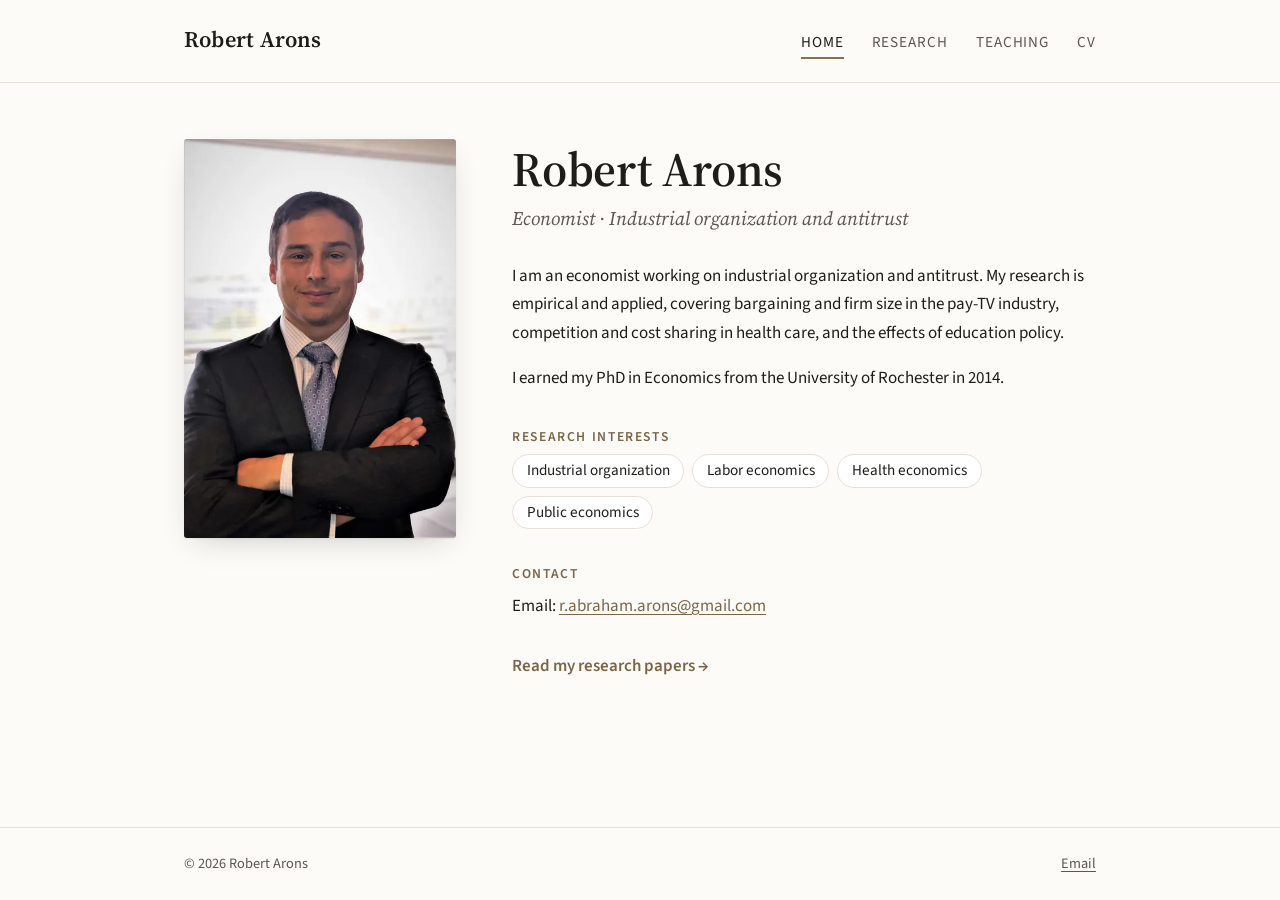
<file: index.html>
<!doctype html>
<html lang="en">
<head>
  <meta charset="utf-8">
  <meta name="viewport" content="width=device-width, initial-scale=1">
  <title>Robert Arons — Economist</title>
  <meta name="description" content="Robert Arons is an economist working on industrial organization and antitrust, with a PhD in Economics from the University of Rochester. Research papers, teaching, and contact.">
  <link rel="canonical" href="https://www.robertarons.com/">
  <meta property="og:type" content="website">
  <meta property="og:site_name" content="Robert Arons">
  <meta property="og:title" content="Robert Arons — Economist">
  <meta property="og:description" content="Economist working on industrial organization and antitrust. Research papers, teaching, and contact.">
  <meta property="og:url" content="https://www.robertarons.com/">
  <meta property="og:image" content="https://www.robertarons.com/images/og-image.png">
  <meta property="og:image:width" content="1200">
  <meta property="og:image:height" content="630">
  <meta property="og:image:alt" content="Robert Arons, economist: industrial organization and antitrust">
  <meta name="twitter:card" content="summary_large_image">
  <meta name="theme-color" content="#fcfbf8">
  <link rel="icon" href="favicon.svg" type="image/svg+xml">
  <link rel="icon" href="favicon-32.png" sizes="32x32" type="image/png">
  <link rel="apple-touch-icon" href="apple-touch-icon.png">
  <link rel="preconnect" href="https://fonts.googleapis.com">
  <link rel="preconnect" href="https://fonts.gstatic.com" crossorigin>
  <link rel="stylesheet" href="https://fonts.googleapis.com/css2?family=Source+Sans+3:ital,wght@0,400;0,600;1,400&family=Source+Serif+4:ital,opsz,wght@0,8..60,600;1,8..60,400&display=swap">
  <link rel="stylesheet" href="css/style.css">
  <script src="js/main.js" defer></script>
  <script type="application/ld+json">
  {"@context":"https://schema.org","@type":"Person","name":"Robert Arons","url":"https://www.robertarons.com/","image":"https://www.robertarons.com/images/robert-arons-720.jpg","jobTitle":"Economist","alumniOf":{"@type":"CollegeOrUniversity","name":"University of Rochester"},"knowsAbout":["Industrial organization","Antitrust","Labor economics","Health economics","Public economics"]}
  </script>
</head>
<body>
  <a class="skip-link" href="#main">Skip to content</a>

  <header class="site-header">
    <div class="inner">
      <a class="site-name" href="./">Robert Arons</a>
      <nav class="site-nav" aria-label="Main">
        <ul>
          <li><a href="./" aria-current="page">Home</a></li>
          <li><a href="research.html">Research</a></li>
          <li><a href="teaching.html">Teaching</a></li>
          <li><a href="cv.html">CV</a></li>
        </ul>
      </nav>
    </div>
  </header>

  <main id="main">
    <div class="intro">
      <figure class="portrait" style="margin:0">
        <picture>
          <source type="image/webp" srcset="images/robert-arons-480.webp 480w, images/robert-arons-720.webp 720w" sizes="(max-width: 760px) 13rem, 17rem">
          <img src="images/robert-arons-480.jpg" srcset="images/robert-arons-480.jpg 480w, images/robert-arons-720.jpg 720w" sizes="(max-width: 760px) 13rem, 17rem" width="480" height="705" alt="Portrait of Robert Arons in a dark suit and tie, arms crossed, smiling.">
        </picture>
      </figure>

      <div class="bio">
        <h1>Robert Arons</h1>
        <p class="tagline">Economist · Industrial organization and antitrust</p>

        <p>I am an economist working on industrial organization and antitrust. My research is empirical and applied, covering bargaining and firm size in the pay-TV industry, competition and cost sharing in health care, and the effects of education policy.</p>
        <p>I earned my PhD in Economics from the University of Rochester in 2014.</p>

        <h2>Research interests</h2>
        <ul class="interests">
          <li>Industrial organization</li>
          <li>Labor economics</li>
          <li>Health economics</li>
          <li>Public economics</li>
        </ul>

        <h2>Contact</h2>
        <p class="contact">Email: <span class="js-email" data-u="snora.maharba.r" data-d="moc.liamg">r.abraham.arons [at] gmail [dot] com</span></p>

        <p class="cta"><a href="research.html">Read my research papers&nbsp;&rarr;</a></p>
      </div>
    </div>
  </main>

  <footer class="site-footer">
    <div class="inner">
      <p>&copy; 2026 Robert Arons</p>
      <p><span class="js-email" data-u="snora.maharba.r" data-d="moc.liamg" data-label="Email">r.abraham.arons [at] gmail [dot] com</span></p>
    </div>
  </footer>
</body>
</html>
</file>
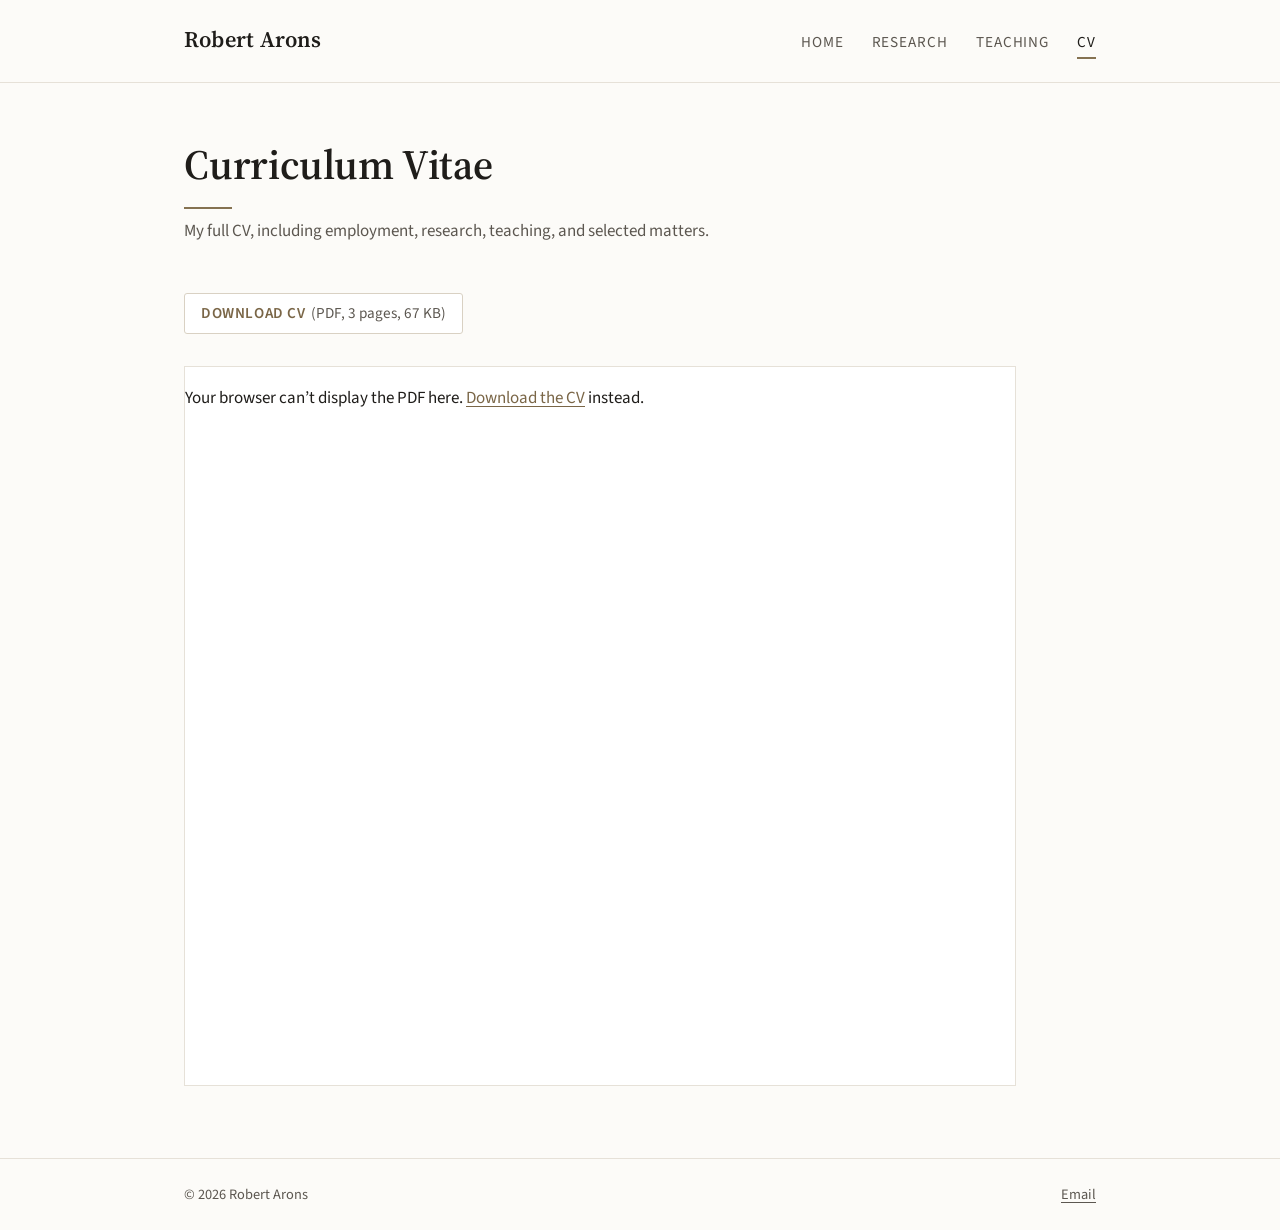
<file: cv.html>
<!doctype html>
<html lang="en">
<head>
  <meta charset="utf-8">
  <meta name="viewport" content="width=device-width, initial-scale=1">
  <title>CV — Robert Arons</title>
  <meta name="description" content="Curriculum vitae of economist Robert Arons (PDF).">
  <link rel="canonical" href="https://www.robertarons.com/cv.html">
  <meta property="og:type" content="website">
  <meta property="og:site_name" content="Robert Arons">
  <meta property="og:title" content="CV — Robert Arons">
  <meta property="og:description" content="Curriculum vitae of economist Robert Arons (PDF).">
  <meta property="og:url" content="https://www.robertarons.com/cv.html">
  <meta property="og:image" content="https://www.robertarons.com/images/og-image.png">
  <meta property="og:image:width" content="1200">
  <meta property="og:image:height" content="630">
  <meta property="og:image:alt" content="Robert Arons, economist: industrial organization and antitrust">
  <meta name="twitter:card" content="summary_large_image">
  <meta name="theme-color" content="#fcfbf8">
  <link rel="icon" href="favicon.svg" type="image/svg+xml">
  <link rel="icon" href="favicon-32.png" sizes="32x32" type="image/png">
  <link rel="apple-touch-icon" href="apple-touch-icon.png">
  <link rel="preconnect" href="https://fonts.googleapis.com">
  <link rel="preconnect" href="https://fonts.gstatic.com" crossorigin>
  <link rel="stylesheet" href="https://fonts.googleapis.com/css2?family=Source+Sans+3:ital,wght@0,400;0,600;1,400&family=Source+Serif+4:ital,opsz,wght@0,8..60,600;1,8..60,400&display=swap">
  <link rel="stylesheet" href="css/style.css">
  <script src="js/main.js" defer></script>
</head>
<body>
  <a class="skip-link" href="#main">Skip to content</a>

  <header class="site-header">
    <div class="inner">
      <a class="site-name" href="./">Robert Arons</a>
      <nav class="site-nav" aria-label="Main">
        <ul>
          <li><a href="./">Home</a></li>
          <li><a href="research.html">Research</a></li>
          <li><a href="teaching.html">Teaching</a></li>
          <li><a href="cv.html" aria-current="page">CV</a></li>
        </ul>
      </nav>
    </div>
  </header>

    <main id="main">
    <h1 class="page-title">Curriculum Vitae</h1>
    <p class="page-intro">My full CV, including employment, research, teaching, and selected matters.</p>
    <p><a class="btn btn-lg" href="cv/Arons-CV.pdf">Download CV <span class="meta">(PDF, 3 pages, 67 KB)</span></a></p>
    <object class="cv-embed" data="cv/Arons-CV.pdf#navpanes=0&amp;view=FitH" type="application/pdf" aria-label="CV preview (PDF)">
      <p>Your browser can’t display the PDF here. <a href="cv/Arons-CV.pdf">Download the CV</a> instead.</p>
    </object>
  </main>

  <footer class="site-footer">
    <div class="inner">
      <p>&copy; 2026 Robert Arons</p>
      <p><span class="js-email" data-u="snora.maharba.r" data-d="moc.liamg" data-label="Email">r.abraham.arons [at] gmail [dot] com</span></p>
    </div>
  </footer>
</body>
</html>
</file>
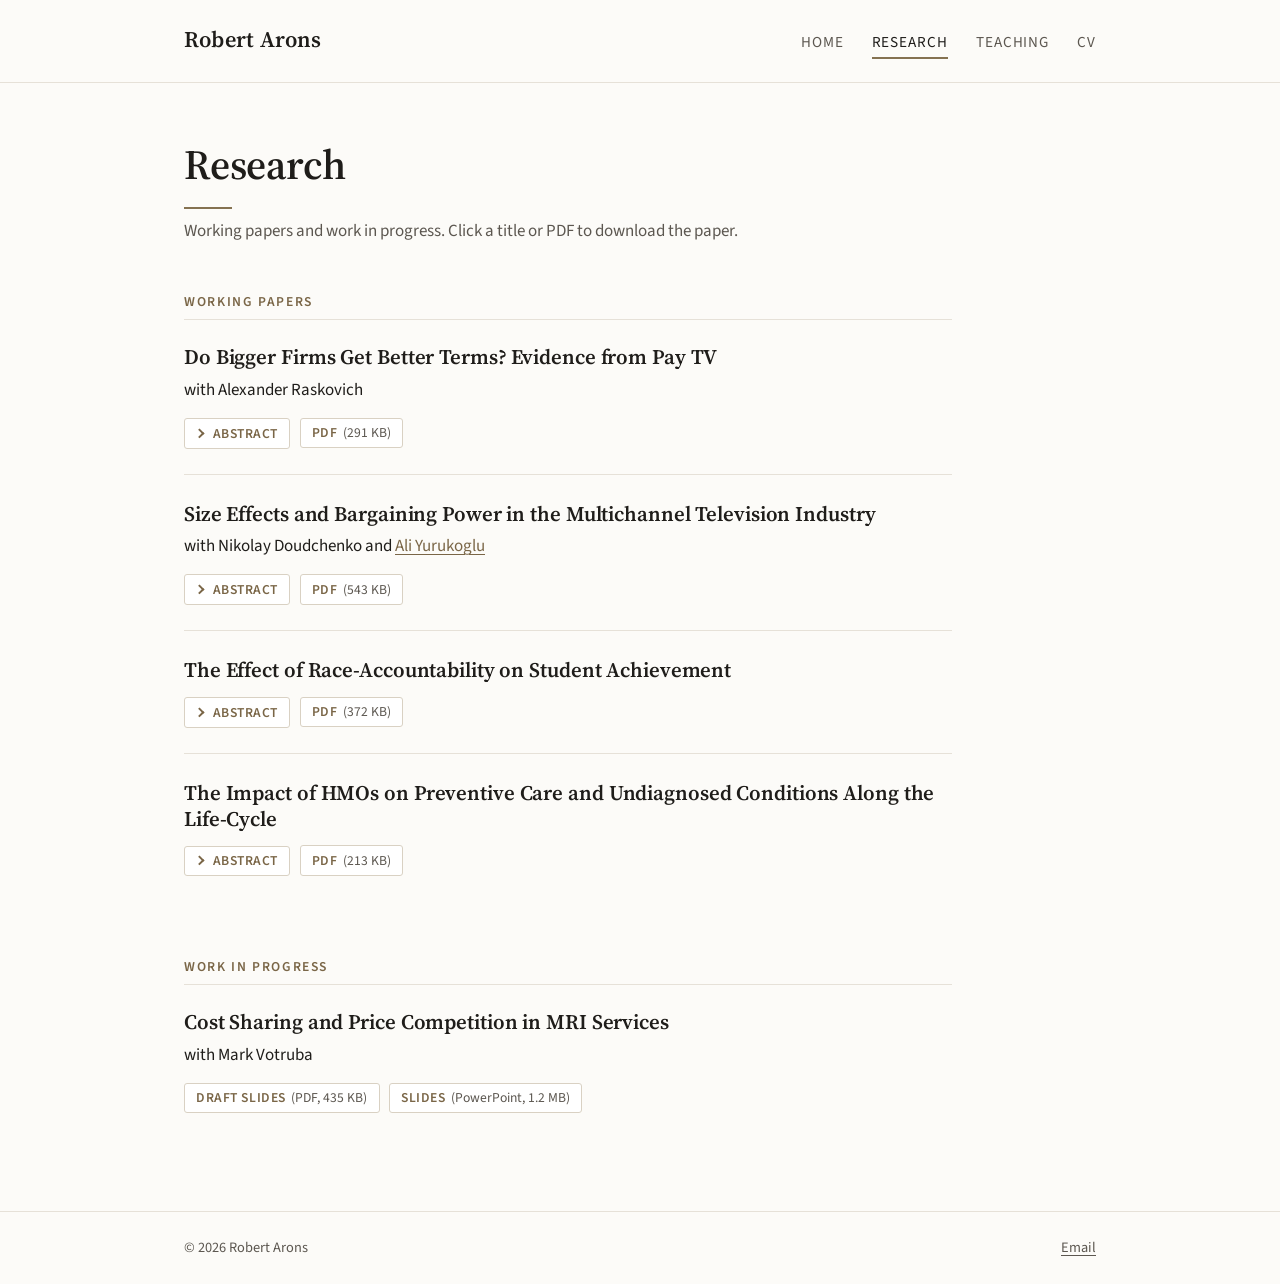
<file: research.html>
<!doctype html>
<html lang="en">
<head>
  <meta charset="utf-8">
  <meta name="viewport" content="width=device-width, initial-scale=1">
  <title>Research — Robert Arons</title>
  <meta name="description" content="Research papers by economist Robert Arons on industrial organization, bargaining in pay-TV, health economics, and education policy, with abstracts and PDFs.">
  <link rel="canonical" href="https://www.robertarons.com/research.html">
  <meta property="og:type" content="website">
  <meta property="og:site_name" content="Robert Arons">
  <meta property="og:title" content="Research — Robert Arons">
  <meta property="og:description" content="Research papers by economist Robert Arons on industrial organization, bargaining in pay-TV, health economics, and education policy, with abstracts and PDFs.">
  <meta property="og:url" content="https://www.robertarons.com/research.html">
  <meta property="og:image" content="https://www.robertarons.com/images/og-image.png">
  <meta property="og:image:width" content="1200">
  <meta property="og:image:height" content="630">
  <meta property="og:image:alt" content="Robert Arons, economist: industrial organization and antitrust">
  <meta name="twitter:card" content="summary_large_image">
  <meta name="theme-color" content="#fcfbf8">
  <link rel="icon" href="favicon.svg" type="image/svg+xml">
  <link rel="icon" href="favicon-32.png" sizes="32x32" type="image/png">
  <link rel="apple-touch-icon" href="apple-touch-icon.png">
  <link rel="preconnect" href="https://fonts.googleapis.com">
  <link rel="preconnect" href="https://fonts.gstatic.com" crossorigin>
  <link rel="stylesheet" href="https://fonts.googleapis.com/css2?family=Source+Sans+3:ital,wght@0,400;0,600;1,400&family=Source+Serif+4:ital,opsz,wght@0,8..60,600;1,8..60,400&display=swap">
  <link rel="stylesheet" href="css/style.css">
  <script src="js/main.js" defer></script>
</head>
<body>
  <a class="skip-link" href="#main">Skip to content</a>

  <header class="site-header">
    <div class="inner">
      <a class="site-name" href="./">Robert Arons</a>
      <nav class="site-nav" aria-label="Main">
        <ul>
          <li><a href="./">Home</a></li>
          <li><a href="research.html" aria-current="page">Research</a></li>
          <li><a href="teaching.html">Teaching</a></li>
          <li><a href="cv.html">CV</a></li>
        </ul>
      </nav>
    </div>
  </header>

    <main id="main">
    <h1 class="page-title">Research</h1>
    <p class="page-intro">Working papers and work in progress. Click a title or PDF to download the paper.</p>

    <section aria-labelledby="working-papers">
      <h2 class="section-title" id="working-papers">Working papers</h2>

      <!--
        HOW TO ADD A PAPER: copy the <li class="paper"> template below, paste it where you want it
        in the list, fill it in, and put the PDF in /papers/.
        Delete any line you don't need (coauthors, abstract, slides).

        <li class="paper" id="short-slug">
          <h3 class="paper-title"><a href="papers/FILE.pdf">Paper Title</a></h3>
          <p class="paper-authors">with <a href="https://coauthor-site.example">Coauthor Name</a> and Other Coauthor</p>
          <div class="paper-links">
            <details class="paper-abstract">
              <summary>Abstract</summary>
              <p>Abstract text…</p>
            </details>
            <ul class="paper-actions">
              <li><a class="btn" href="papers/FILE.pdf">PDF <span class="meta">(300 KB)</span></a></li>
              <li><a class="btn" href="papers/FILE-slides.pdf">Slides <span class="meta">(PDF)</span></a></li>
            </ul>
          </div>
        </li>
      -->
      <ol class="papers">
        <li class="paper" id="bigger-firms">
          <h3 class="paper-title"><a href="papers/arons-raskovich-bigger-firms-pay-tv.pdf">Do Bigger Firms Get Better Terms? Evidence from Pay TV</a></h3>
          <p class="paper-authors">with Alexander Raskovich</p>
          <div class="paper-links">
            <details class="paper-abstract">
              <summary>Abstract</summary>
              <p>We employ a unique, transaction-level dataset of program licensing by Multichannel Video Programming Distributors (MVPDs) to study the relationship between firm size and bargaining leverage. We find per-subscriber-per-month licensing fees paid by MVPDs to program suppliers decrease significantly with MVPD size but increase significantly with program supplier size, consistent with the bargaining leverage hypothesis. These results are robust across a variety of specifications suggested by Nash bargaining theory. In particular, we control for contract vintage, distributor quality and competitive intensity.</p>
            </details>
            <ul class="paper-actions">
              <li><a class="btn" href="papers/arons-raskovich-bigger-firms-pay-tv.pdf">PDF <span class="meta">(291 KB)</span></a></li>
            </ul>
          </div>
        </li>

        <li class="paper" id="size-effects">
          <h3 class="paper-title"><a href="papers/arons-doudchenko-yurukoglu-size-effects-bargaining.pdf">Size Effects and Bargaining Power in the Multichannel Television Industry</a></h3>
          <p class="paper-authors">with Nikolay Doudchenko and <a href="https://web.stanford.edu/~ayurukog/">Ali Yurukoglu</a></p>
          <div class="paper-links">
            <details class="paper-abstract">
              <summary>Abstract</summary>
              <p>We quantify how bargaining power derived from firm size affects the analysis of downstream mergers and the profitability of downstream entry. We estimate an empirical model of the television industry which features negotiations between upstream content and downstream distributors of varying size. We estimate that large distributors like Comcast are able negotiate about 25% lower content fees than smaller downstream firms. We evaluate the short-run welfare effects of several recently reviewed mergers involving size effects. In conjunction, we assess the degree to which size based bargaining power creates contracts which are a barrier to entry for new distribution firms.</p>
            </details>
            <ul class="paper-actions">
              <li><a class="btn" href="papers/arons-doudchenko-yurukoglu-size-effects-bargaining.pdf">PDF <span class="meta">(543 KB)</span></a></li>
            </ul>
          </div>
        </li>

        <li class="paper" id="race-accountability">
          <h3 class="paper-title"><a href="papers/arons-race-accountability-student-achievement.pdf">The Effect of Race-Accountability on Student Achievement</a></h3>
          <div class="paper-links">
            <details class="paper-abstract">
              <summary>Abstract</summary>
              <p>The No Child Left Behind Act’s (NCLB) stated goal was to close the achievement gap. I use a regression discontinuity framework to analyze the NCLB Act’s attempt to reduce the achievement gap by requiring sociodemographic groups to meet group based targets. I study this question using a panel of North Carolina public school students’ test scores in grades three through eight from 2003-2012. I find reading and math scores improve when schools are held accountable for the achievement of each separate group.</p>
            </details>
            <ul class="paper-actions">
              <li><a class="btn" href="papers/arons-race-accountability-student-achievement.pdf">PDF <span class="meta">(372 KB)</span></a></li>
            </ul>
          </div>
        </li>

        <li class="paper" id="hmo-preventive-care">
          <h3 class="paper-title"><a href="papers/arons-hmo-preventive-care.pdf">The Impact of HMOs on Preventive Care and Undiagnosed Conditions Along the Life-Cycle</a></h3>
          <div class="paper-links">
            <details class="paper-abstract">
              <summary>Abstract</summary>
              <p>This paper tests whether health maintenance organization (HMO) coverage leads to better preventive care for middle-aged and near-elderly adults. Seven common types of preventive care tests and three types of common chronic diseases whose diagnosis is strongly dependent on screening were analyzed. I control for selection into HMOs with a novel quasi-experiment: turnover in insurance contracts at the firm level creates exogenous variation in plan type. Rates of testing are slightly higher for some types of cancer screenings and about the same for other types of screening after controlling for selection. Furthermore, the paper explores self-awareness of several common health conditions: hypertension, hypercholesterolemia, and diabetes. These measures are constructed using a biological screening done by the Health and Retirement Survey. The probability of having one of these conditions and being unaware of it is about the same between members with HMO and non-HMO coverage.</p>
            </details>
            <ul class="paper-actions">
              <li><a class="btn" href="papers/arons-hmo-preventive-care.pdf">PDF <span class="meta">(213 KB)</span></a></li>
            </ul>
          </div>
        </li>
      </ol>
    </section>

    <section aria-labelledby="work-in-progress">
      <h2 class="section-title" id="work-in-progress">Work in progress</h2>
      <ol class="papers">
        <li class="paper" id="mri-cost-sharing">
          <h3 class="paper-title">Cost Sharing and Price Competition in MRI Services</h3>
          <p class="paper-authors">with Mark Votruba</p>
          <div class="paper-links">
          <ul class="paper-actions">
            <li><a class="btn" href="papers/arons-votruba-mri-cost-sharing-slides.pdf">Draft slides <span class="meta">(PDF, 435 KB)</span></a></li>
            <li><a class="btn" href="papers/arons-votruba-mri-cost-sharing-slides.pptx">Slides <span class="meta">(PowerPoint, 1.2 MB)</span></a></li>
          </ul>
          </div>
        </li>
      </ol>
    </section>
  </main>

  <footer class="site-footer">
    <div class="inner">
      <p>&copy; 2026 Robert Arons</p>
      <p><span class="js-email" data-u="snora.maharba.r" data-d="moc.liamg" data-label="Email">r.abraham.arons [at] gmail [dot] com</span></p>
    </div>
  </footer>
</body>
</html>
</file>
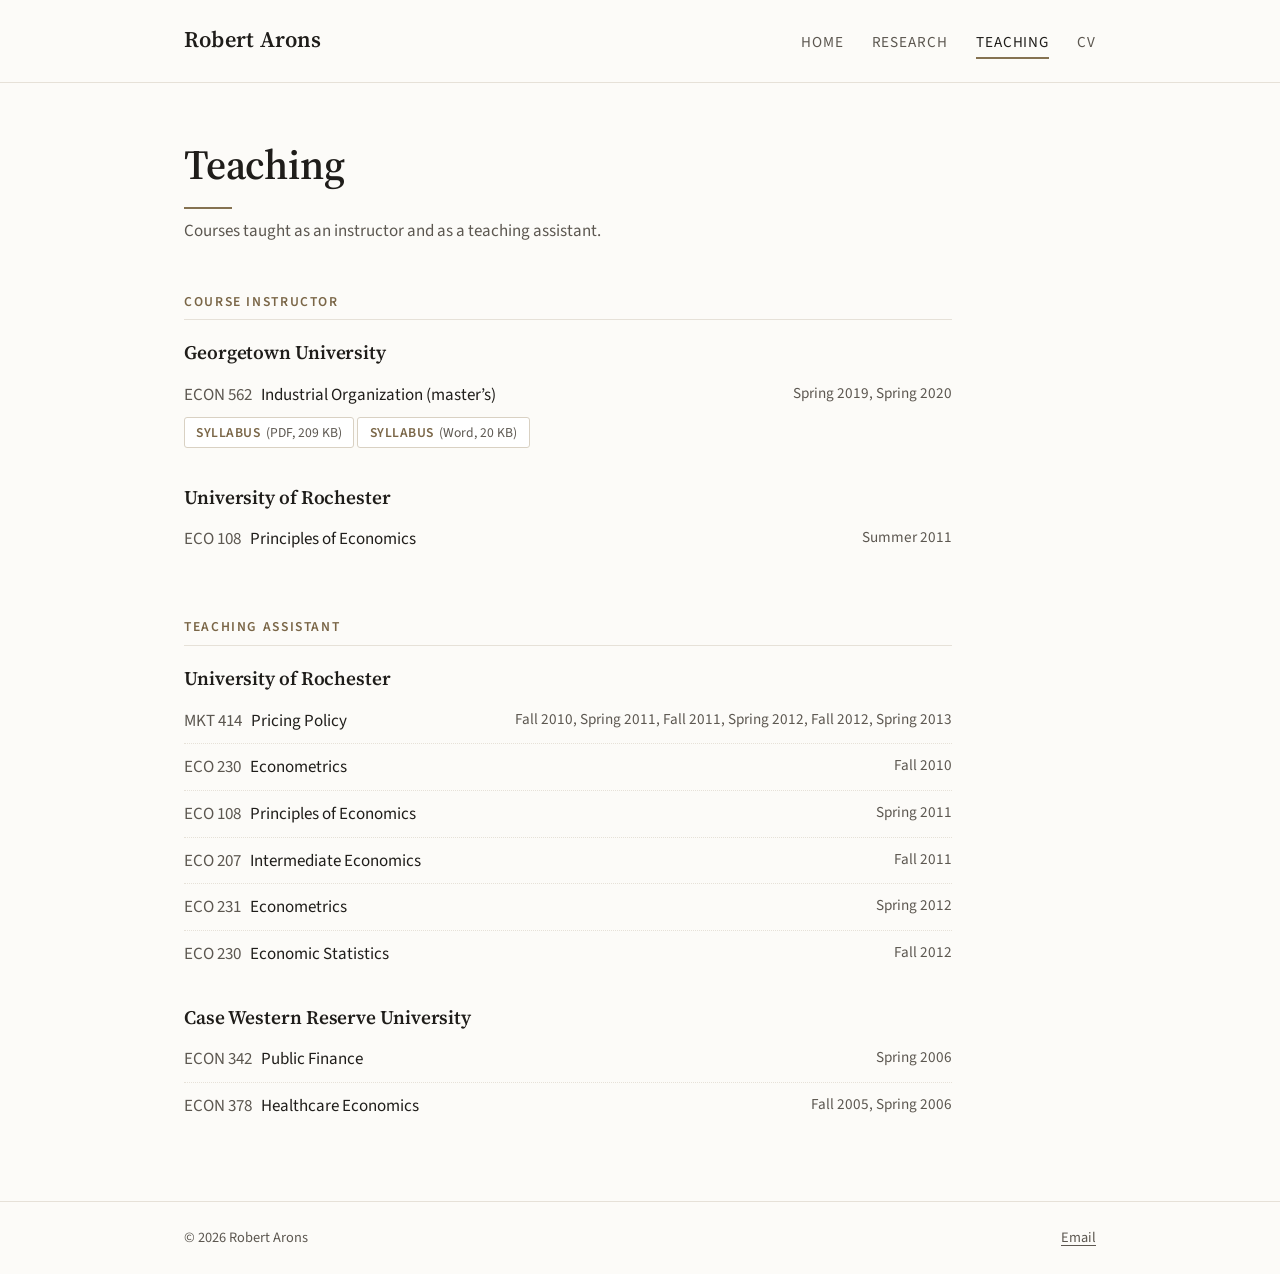
<file: teaching.html>
<!doctype html>
<html lang="en">
<head>
  <meta charset="utf-8">
  <meta name="viewport" content="width=device-width, initial-scale=1">
  <title>Teaching — Robert Arons</title>
  <meta name="description" content="Teaching by Robert Arons: industrial organization (master's level) at Georgetown University, and economics courses at the University of Rochester and Case Western Reserve University.">
  <link rel="canonical" href="https://www.robertarons.com/teaching.html">
  <meta property="og:type" content="website">
  <meta property="og:site_name" content="Robert Arons">
  <meta property="og:title" content="Teaching — Robert Arons">
  <meta property="og:description" content="Teaching by Robert Arons: industrial organization (master's level) at Georgetown University, and economics courses at the University of Rochester and Case Western Reserve University.">
  <meta property="og:url" content="https://www.robertarons.com/teaching.html">
  <meta property="og:image" content="https://www.robertarons.com/images/og-image.png">
  <meta property="og:image:width" content="1200">
  <meta property="og:image:height" content="630">
  <meta property="og:image:alt" content="Robert Arons, economist: industrial organization and antitrust">
  <meta name="twitter:card" content="summary_large_image">
  <meta name="theme-color" content="#fcfbf8">
  <link rel="icon" href="favicon.svg" type="image/svg+xml">
  <link rel="icon" href="favicon-32.png" sizes="32x32" type="image/png">
  <link rel="apple-touch-icon" href="apple-touch-icon.png">
  <link rel="preconnect" href="https://fonts.googleapis.com">
  <link rel="preconnect" href="https://fonts.gstatic.com" crossorigin>
  <link rel="stylesheet" href="https://fonts.googleapis.com/css2?family=Source+Sans+3:ital,wght@0,400;0,600;1,400&family=Source+Serif+4:ital,opsz,wght@0,8..60,600;1,8..60,400&display=swap">
  <link rel="stylesheet" href="css/style.css">
  <script src="js/main.js" defer></script>
</head>
<body>
  <a class="skip-link" href="#main">Skip to content</a>

  <header class="site-header">
    <div class="inner">
      <a class="site-name" href="./">Robert Arons</a>
      <nav class="site-nav" aria-label="Main">
        <ul>
          <li><a href="./">Home</a></li>
          <li><a href="research.html">Research</a></li>
          <li><a href="teaching.html" aria-current="page">Teaching</a></li>
          <li><a href="cv.html">CV</a></li>
        </ul>
      </nav>
    </div>
  </header>

    <main id="main">
    <h1 class="page-title">Teaching</h1>
    <p class="page-intro">Courses taught as an instructor and as a teaching assistant.</p>

    <section class="teaching-group" aria-labelledby="instructor">
      <h2 class="section-title" id="instructor">Course instructor</h2>

      <h3 class="institution">Georgetown University</h3>
      <ul class="courses">
        <li>
          <span class="course-name"><span class="course-code">ECON 562</span> Industrial Organization (master’s)</span>
          <span class="course-terms">Spring 2019, Spring 2020</span>
          <span class="course-extra"><a class="btn" href="files/econ-562-industrial-organization-syllabus.pdf">Syllabus <span class="meta">(PDF, 209 KB)</span></a> <a class="btn" href="files/econ-562-industrial-organization-syllabus.docx">Syllabus <span class="meta">(Word, 20 KB)</span></a></span>
        </li>
      </ul>

      <h3 class="institution">University of Rochester</h3>
      <ul class="courses">
        <li>
          <span class="course-name"><span class="course-code">ECO 108</span> Principles of Economics</span>
          <span class="course-terms">Summer 2011</span>
        </li>
      </ul>
    </section>

    <section class="teaching-group" aria-labelledby="ta">
      <h2 class="section-title" id="ta">Teaching assistant</h2>

      <h3 class="institution">University of Rochester</h3>
      <ul class="courses">
        <li>
          <span class="course-name"><span class="course-code">MKT 414</span> Pricing Policy</span>
          <span class="course-terms">Fall 2010, Spring 2011, Fall 2011, Spring 2012, Fall 2012, Spring 2013</span>
        </li>
        <li>
          <span class="course-name"><span class="course-code">ECO 230</span> Econometrics</span>
          <span class="course-terms">Fall 2010</span>
        </li>
        <li>
          <span class="course-name"><span class="course-code">ECO 108</span> Principles of Economics</span>
          <span class="course-terms">Spring 2011</span>
        </li>
        <li>
          <span class="course-name"><span class="course-code">ECO 207</span> Intermediate Economics</span>
          <span class="course-terms">Fall 2011</span>
        </li>
        <li>
          <span class="course-name"><span class="course-code">ECO 231</span> Econometrics</span>
          <span class="course-terms">Spring 2012</span>
        </li>
        <li>
          <span class="course-name"><span class="course-code">ECO 230</span> Economic Statistics</span>
          <span class="course-terms">Fall 2012</span>
        </li>
      </ul>

      <h3 class="institution">Case Western Reserve University</h3>
      <ul class="courses">
        <li>
          <span class="course-name"><span class="course-code">ECON 342</span> Public Finance</span>
          <span class="course-terms">Spring 2006</span>
        </li>
        <li>
          <span class="course-name"><span class="course-code">ECON 378</span> Healthcare Economics</span>
          <span class="course-terms">Fall 2005, Spring 2006</span>
        </li>
      </ul>
    </section>
  </main>

  <footer class="site-footer">
    <div class="inner">
      <p>&copy; 2026 Robert Arons</p>
      <p><span class="js-email" data-u="snora.maharba.r" data-d="moc.liamg" data-label="Email">r.abraham.arons [at] gmail [dot] com</span></p>
    </div>
  </footer>
</body>
</html>
</file>
<file: css/style.css>
/* Robert Arons — site styles. No build step; edit directly. */
:root {
  --bg: #fcfbf8;
  --surface: #ffffff;
  --text: #1f1d1a;
  --muted: #5c5750;          /* 7.1:1 on bg */
  --accent: #7a6647;         /* refined brown-gold, 5.3:1 on bg (links, small caps labels) */
  --accent-soft: #857251;    /* original site color, decorative rules only */
  --rule: #e6e1d8;
  --focus: #2f5d8a;
  --serif: "Source Serif 4", "Source Serif Pro", Georgia, Cambria, "Times New Roman", serif;
  --sans: "Source Sans 3", "Source Sans Pro", -apple-system, BlinkMacSystemFont, "Segoe UI", Roboto, "Helvetica Neue", Arial, sans-serif;
  --measure: 42rem;
  --wide: 60rem;
}

*, *::before, *::after { box-sizing: border-box; }

html { -webkit-text-size-adjust: 100%; text-size-adjust: 100%; }

body {
  margin: 0;
  background: var(--bg);
  color: var(--text);
  font-family: var(--sans);
  font-size: 1.0625rem;
  line-height: 1.65;
  text-rendering: optimizeLegibility;
  -webkit-font-smoothing: antialiased;
  display: flex;
  flex-direction: column;
  min-height: 100vh;
}

img { max-width: 100%; height: auto; display: block; }

a { color: var(--accent); text-decoration-thickness: 1px; text-underline-offset: 0.18em; }
a:hover { color: var(--text); text-decoration-thickness: 2px; }
:focus-visible { outline: 3px solid var(--focus); outline-offset: 3px; border-radius: 2px; }

h1, h2, h3 {
  font-family: var(--serif);
  font-weight: 600;
  line-height: 1.25;
  color: var(--text);
  letter-spacing: -0.005em;
}

.skip-link {
  position: absolute; left: 1rem; top: -3rem;
  background: var(--text); color: #fff; padding: 0.5rem 0.9rem; z-index: 10;
  border-radius: 0 0 4px 4px; text-decoration: none;
}
.skip-link:focus { top: 0; color: #fff; }

/* ---------- Header / nav ---------- */
.site-header { border-bottom: 1px solid var(--rule); background: var(--bg); }
.site-header .inner {
  max-width: var(--wide); margin: 0 auto; padding: 1.4rem 1.5rem;
  display: flex; flex-wrap: wrap; align-items: baseline; justify-content: space-between; gap: 0.5rem 2rem;
}
.site-name {
  font-family: var(--serif); font-size: 1.4rem; font-weight: 600;
  color: var(--text); text-decoration: none; letter-spacing: 0.01em;
}
.site-name:hover { color: var(--accent); }
.site-nav ul { list-style: none; margin: 0; padding: 0; display: flex; gap: 1.75rem; }
.site-nav a {
  color: var(--muted); text-decoration: none; font-size: 0.95rem;
  letter-spacing: 0.06em; text-transform: uppercase; padding: 0.25rem 0;
  border-bottom: 2px solid transparent;
}
.site-nav a:hover { color: var(--text); border-bottom-color: var(--rule); }
.site-nav a[aria-current="page"] { color: var(--text); border-bottom-color: var(--accent-soft); }

/* ---------- Main ---------- */
main { flex: 1; width: 100%; max-width: var(--wide); margin: 0 auto; padding: 3.5rem 1.5rem 4.5rem; }

.page-title { font-size: clamp(2rem, 1.6rem + 1.6vw, 2.6rem); margin: 0 0 0.5rem; }
.page-intro { color: var(--muted); max-width: var(--measure); margin: 0 0 3rem; }
.page-title::after {
  content: ""; display: block; width: 3rem; height: 2px; margin-top: 1rem; background: var(--accent-soft);
}

.section-title {
  font-size: 0.85rem; font-family: var(--sans); font-weight: 600;
  text-transform: uppercase; letter-spacing: 0.12em; color: var(--accent);
  margin: 3rem 0 1.25rem; padding-bottom: 0.6rem; border-bottom: 1px solid var(--rule);
}
main section:first-of-type .section-title { margin-top: 0; }
main section + section { margin-top: 3.5rem; }
main section { max-width: 48rem; }

/* ---------- Home ---------- */
.intro {
  display: grid; grid-template-columns: minmax(0, 17rem) minmax(0, 1fr);
  gap: 3.5rem; align-items: start;
}
.portrait img {
  width: 100%; aspect-ratio: 480 / 705; object-fit: cover;
  border-radius: 3px; background: #eee;
  box-shadow: 0 1px 2px rgba(31,29,26,.06), 0 10px 30px -12px rgba(31,29,26,.25);
}
.bio h1 { font-size: clamp(2.2rem, 1.7rem + 2vw, 3rem); margin: 0 0 0.25rem; }
.bio .tagline {
  font-family: var(--serif); font-style: italic; font-size: 1.2rem; color: var(--muted); margin: 0 0 1.75rem;
}
.bio p { max-width: var(--measure); }
.bio h2 {
  font-size: 0.85rem; font-family: var(--sans); font-weight: 600; text-transform: uppercase;
  letter-spacing: 0.12em; color: var(--accent); margin: 2.25rem 0 0.6rem;
}
.interests { list-style: none; padding: 0; margin: 0; display: flex; flex-wrap: wrap; gap: 0.5rem; }
.interests li {
  border: 1px solid var(--rule); background: var(--surface); border-radius: 999px;
  padding: 0.2rem 0.85rem; font-size: 0.95rem;
}
.contact { margin: 0; }
.cta { margin-top: 2rem; }
.cta a { font-weight: 600; text-decoration: none; }
.cta a:hover { text-decoration: underline; }

/* ---------- Research ---------- */
.papers { list-style: none; margin: 0; padding: 0; max-width: 48rem; }
.paper { padding: 1.6rem 0; border-bottom: 1px solid var(--rule); }
.paper:first-child { padding-top: 0.25rem; }
.paper:last-child { border-bottom: 0; }
.paper-title { font-size: 1.3rem; margin: 0 0 0.35rem; }
.paper-title a { color: var(--text); text-decoration: none; }
.paper-title a:hover { color: var(--accent); text-decoration: underline; text-decoration-thickness: 1px; }
.paper-authors { margin: 0; color: var(--text); }
.paper-status { margin: 0.1rem 0 0; color: var(--muted); font-style: italic; }
.paper-status cite { font-style: italic; }
.paper-links { display: flex; flex-wrap: wrap; align-items: flex-start; gap: 0.6rem; margin-top: 0.85rem; }
.paper-actions {
  list-style: none; padding: 0; margin: 0; display: flex; flex-wrap: wrap; gap: 0.5rem 0.6rem; align-items: center;
}
.btn, .paper-abstract summary {
  display: inline-flex; align-items: center; gap: 0.35rem;
  font-size: 0.85rem; font-weight: 600; letter-spacing: 0.04em; text-transform: uppercase;
  color: var(--accent); background: var(--surface);
  border: 1px solid #d9d1c3; border-radius: 3px; padding: 0.3rem 0.7rem;
  text-decoration: none; cursor: pointer; line-height: 1.4;
}
.btn:hover, .paper-abstract summary:hover { border-color: var(--accent); color: var(--text); text-decoration: none; }
.btn .meta { font-weight: 400; text-transform: none; letter-spacing: 0; color: var(--muted); }
.paper-abstract { margin: 0; }
.paper-abstract[open] { flex-basis: 100%; }   /* open abstract takes the full row; buttons drop below it */
.paper-abstract summary { list-style: none; }
.paper-abstract summary::-webkit-details-marker { display: none; }
.paper-abstract summary::before {
  content: ""; flex: 0 0 auto; display: inline-block; width: 0.5em; height: 0.5em; border-right: 2px solid currentColor; border-bottom: 2px solid currentColor;
  transform: rotate(-45deg); margin-right: 0.25rem; transition: transform .15s ease;
}
.paper-abstract[open] summary::before { transform: translateY(-0.15em) rotate(45deg); }
.paper-abstract[open] summary { border-color: var(--accent); }
.paper-abstract p {
  margin: 0.9rem 0 0; padding: 0.1rem 0 0.1rem 1rem; border-left: 2px solid var(--rule);
  color: #34312c; font-size: 1rem; max-width: var(--measure);
}

/* ---------- Teaching ---------- */
.teaching-group { max-width: 48rem; }
.institution { font-size: 1.2rem; margin: 1.75rem 0 0.5rem; }
.section-title + .institution { margin-top: 0; }
.courses { list-style: none; margin: 0; padding: 0; }
.courses li {
  display: grid; grid-template-columns: minmax(0, 1fr) auto; gap: 0.25rem 1.5rem;
  padding: 0.55rem 0; border-bottom: 1px dotted var(--rule);
}
.courses li:last-child { border-bottom: 0; }
.course-name { font-weight: 400; }
.course-code { color: var(--muted); font-variant-numeric: tabular-nums; margin-right: 0.35rem; }
.course-terms { color: var(--muted); text-align: right; font-size: 0.95rem; }
.course-extra { grid-column: 1 / -1; margin-top: 0.25rem; }

/* ---------- CV ---------- */
.btn-lg { font-size: 0.95rem; padding: 0.55rem 1rem; }
.cv-embed { display: block; width: 100%; max-width: 52rem; height: 80vh; min-height: 36rem; margin-top: 2rem; border: 1px solid var(--rule); background: var(--surface); }
@media (max-width: 760px) { .cv-embed { display: none; } }

/* ---------- Footer ---------- */
.site-footer { border-top: 1px solid var(--rule); color: var(--muted); font-size: 0.9rem; }
.site-footer .inner {
  max-width: var(--wide); margin: 0 auto; padding: 1.5rem;
  display: flex; flex-wrap: wrap; justify-content: space-between; gap: 0.5rem 1.5rem;
}
.site-footer p { margin: 0; }
.site-footer a { color: var(--muted); }

/* ---------- Responsive ---------- */
@media (max-width: 760px) {
  body { font-size: 1rem; }
  .site-header .inner { padding: 1.1rem 1.25rem; }
  .site-nav ul { gap: 1.25rem; }
  main { padding: 2.25rem 1.25rem 3.5rem; }
  .intro { grid-template-columns: 1fr; gap: 2rem; }
  .portrait { max-width: 13rem; }
  .courses li { grid-template-columns: 1fr; }
  .course-terms { text-align: left; }
}

@media (prefers-reduced-motion: reduce) {
  * { transition: none !important; }
}

@media print {
  .site-header, .site-footer, .skip-link, .paper-actions { display: none; }
  .paper-abstract p { border: 0; padding: 0; }
  a { color: inherit; text-decoration: none; }
  body { background: #fff; }
}
</file>
